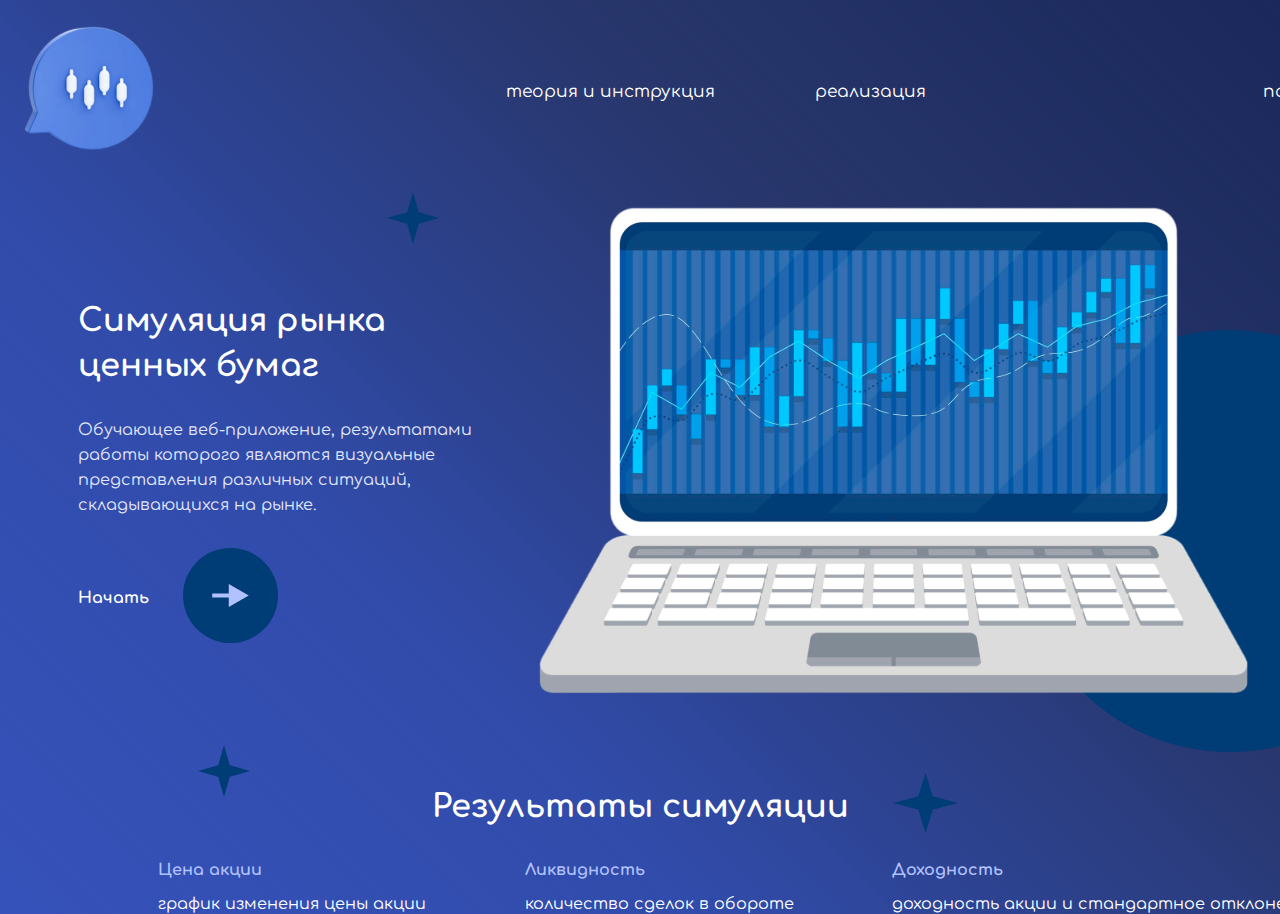
<file: index.html>
<!DOCTYPE html>
<html>
<head>
    <meta http-equiv="refresh" content="0; url=html/index.html">
    <title>Redirecting...</title>
</head>
<body>
    <p>Redirecting to <a href="html/index.html">html/index.html</a></p>
</body>
</html>
</file>
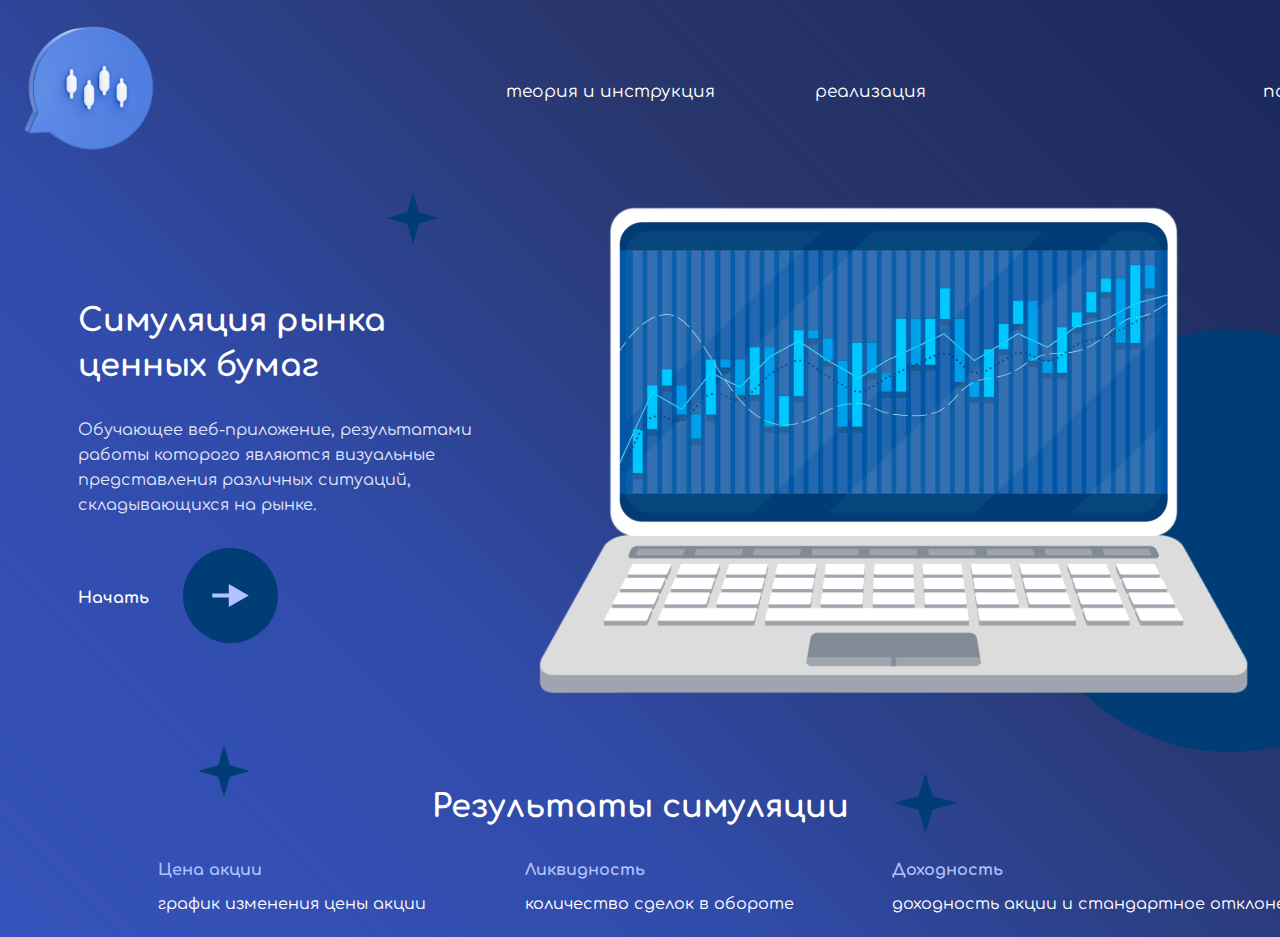
<file: html/index.html>
<!DOCTYPE html>
<html lang="ru">
<head>
    <meta charset="UTF-8">
    <meta name="viewport" content="width=device-width, initial-scale=1.0">
    <link rel="stylesheet" href="../style.css">
    <title>Симуляция рынка ценных бумаг</title>
</head>
<body>
  <div class="container">
    <!-- Создание первой линии страницы, состоящей из ссылок на гит и открытия почтового клиента для письма -->
    <div class="first"> 
      <a href="./index.html" class="logo">
        <img src="../img/логотип.svg" alt="логотип">
      </a>
      <div class="first_1">
        <a href="https://github.com/xenonblaq/web_application_Andreev/blob/main/README.md" class="theory">теория и инструкция</a>
        <a href="https://github.com/xenonblaq/web_application_Andreev/tree/main/script" class="contacts">реализация</a>
      </div>
      <a href="" class="support" id="support">поддержка</a>
    </div>
    <!-- Вторая линия страницы - заголовок и краткое описание -->
    <div class="second">
      <h1 class="title">Симуляция рынка ценных бумаг</h1>
      <p class="intro">
        Обучающее веб-приложение, результатами работы которого являются визуальные представления различных ситуаций, складывающихся на рынке.
      </p>
    </div>
    <!-- Тертья линия - кнопка перехода на страницу с моделью-->
    <div class="third">
      <p class="autro">Начать</p>
      <a href="./model.html" class="knopka">
      <img src="../img/кнопка.svg" alt="knopka">
      </a>
    </div>
    <h1 class="title_2">Результаты симуляции</h1>
    <!-- Четвертая линия - финальный текст с описанием результатов модели -->
    <div class="final_text">
      <div class="cena">
        <p class="graph">Цена акции</p>
        <p class="txt1">график изменения цены акции</p>
      </div>
      <div class="gist">
        <p class="profits">Ликвидность</p>
        <p class="txt2">количество сделок в обороте</p>
      </div>
      <div class="tree">
        <p class="tree_">Доходность</p>
        <p class="txt3">доходность акции и стандартное отклонение</p>
      </div>
    </div>
    <!-- Импорт картинок -->
    <div class="round"></div>
    <img src="../img/модель комп.svg" alt="comp" class="comp">
    <img src="../img/звезда сверху.png" alt="star_1" class="star_1">
    <img src="../img/звезда снизу.png" alt="star_2" class="star_2">
    <img src="../img/звезда справа.png" alt="star_3" class="star_3">
    <script type="module" src="../script/support.js"></script>
  </div>
</body>
</html>
</file>
<file: style.css>
@import url('https://fonts.googleapis.com/css2?family=Comfortaa:wght@300;400;700&display=swap');

/* В данном файле каждому классу html документа задается стиль и правила отображения*/

body {
    font-family: 'Comfortaa', sans-serif;
    background: linear-gradient(45deg,  rgba(24, 57, 177, 0.87), rgba(40, 68, 166, 0.9616), rgba(33, 48, 104, 0.97), rgba(1, 17, 73, 0.9));;
}

.container {
    max-width: 1600px;
    margin: 0;
    padding-top: 7px;
    position: relative
}

.first {
    display: flex;
    align-items: center;
    justify-content: space-between;
    width: 1358px;
}

.first_1 {
    display: flex;
    align-items: center;
    justify-content: space-between;
    width: 420px;
}

.instruction {
    color: white;
    text-decoration: none;
    font-size: 17px;
}

.contacts {
    color: white;
    text-decoration: none;
    font-size: 17px;
}

.theory {
    color: white;
    text-decoration: none;
    font-size: 17px;
}

.support {
    color: white;
    text-decoration: none;
    font-size: 17px;
}

.second {
    width: 400px;
    padding-left: 70px;
    padding-top: 110px;
}
.title {
    color: white;
    font-weight: 900;
    font-size: 48;
    margin-bottom: 30px;
    line-height: 45px;
}
.intro {
    color: #E1E6FA;
    font-size: 24;
    margin-bottom: 30px;
    line-height: 25px;
}

.third {
    display: flex;
    align-items: center;
    justify-content: space-between;
    width: 200px;
    padding-left: 70px;
}
.autro {
    color: white;
    font-weight: 900;
    font-size: 24;
    align-items: center;
}

.title_2 {
    padding-top: 120px;
    color: white;
    font-weight: 900;
    font-size: 48;
    text-align: center;
}

.final_text {
    padding-left: 150px;
    display: flex;
    align-items: center;
    justify-content: space-between;
    width: 1160px;
}

.graph {
    color: #B1C2FF;
    font-weight: 700;
    font-size: 18;
}
.txt1 {
    color: white;
    font-size: 18;
}

.profits {
    color: #B1C2FF;
    font-weight: 700;
    font-size: 18;
}
.txt2 {
    color: white;
    font-size: 18;
}

.tree_ {
    color: #B1C2FF;
    font-weight: 700;
    font-size: 18;
}
.txt3 {
    color: white;
    font-size: 18;
}

.round {
    background-color: #003C76;
    border-radius: 50%;
    width: 422px;
    height: 422px;
    position: relative;
    position: absolute;
    top:35%;
    left: 80%;
}

.comp {
    position: relative;
    position: absolute;
    top:20%;
    left: 40%;
}

.star_1 {
    position: relative;
    position: absolute;
    top:20%;
    left: 30%;
}

.star_2 {
    position: relative;
    position: absolute;
    top:80%;
    left: 15%;
}

.star_3 {
    position: relative;
    position: absolute;
    top:83%;
    left: 70%;
}

.title_3 {
    text-align: center;
    color: white;
    font-weight: 400;
    font-size: 48;
    margin-bottom: 30px;
    line-height: 45px;
}

.inputs {
    display: grid;
    grid-template-columns: auto 200px 200px auto;
    gap: 30px; 
    justify-content: center;
    align-items: center;
    padding: 30px;
}

.inputs input {
    background-color:#B1C2FF; 
    border: none; 
    border-radius: 5px;
    height: 25px; 
}

.inputs label {
    color: white;
    border: none;
    height: 25px;
}

.start_button {
    display: grid;
    place-items: center;
    width: 100%; 
    margin: 20px 0;
}
  
.button {
    background-color: #003C76;
    background-size: cover; 
    color: white;
    padding: 10px 20px; 
    border-radius: 15px; 
    border: none;
    cursor: pointer;
    font-size: 20px; 
    font-family: 'Comfortaa';
    outline: none;
}

canvas { 
    display: block;
	background-color: #B1C2FF;
    border-radius: 15px;
}

.toggle {
    display: block;
    width: 100%;
    text-align: center;
    background: none;
    color: #B1C2FF;
    padding: 10px 20px; 
    border-radius: 15px; 
    border: none;
    cursor: pointer;
    font-size: 20px; 
    font-family: 'Comfortaa';
    outline: none;
}

.content {
    display: none;
    margin-top: 10px;
    margin-left: 10px;
    line-height: 1.5;
}

.controls {
    margin-bottom: 10px;
}

.text_chart {
    color: white;
    display: flex;
    gap: 30px; 
    align-items: flex-start;
    margin-top: 20px;
}

.instruction_text {
    text-align: center;
    color: white;
    font-weight: 200;
    font-size: 20px;
    margin-bottom: 30px;
    line-height: 45px;
}

.instruction_button {
    display: grid;
    grid-template-columns: auto auto auto auto;
    gap: 10px; 
    justify-content: center;
    align-items: center;
    padding: 30px;
}

.instruction_canvas {
    display: flex;
    justify-content: center;
    align-items: center;
    flex-wrap: wrap;
    margin: 0 auto;
    width: fit-content;
}

.chart_ins {
    margin: 10px;
    width: 500px;
    box-sizing: border-box;
}

#inst_text {
    position: relative;
    color: white;
    width: 500px;
    height: 150px;
    display: flex;
    left: 32%;
    align-items: center;
    justify-content: center;
    line-height: 20px;
}

#inst_text_1 {
    position: relative;
    color: white;
    width: 500px;
    height: 150px;
    display: flex;
    left: 32%;
    align-items: center;
    justify-content: center;
    line-height: 20px;
}
</file>
